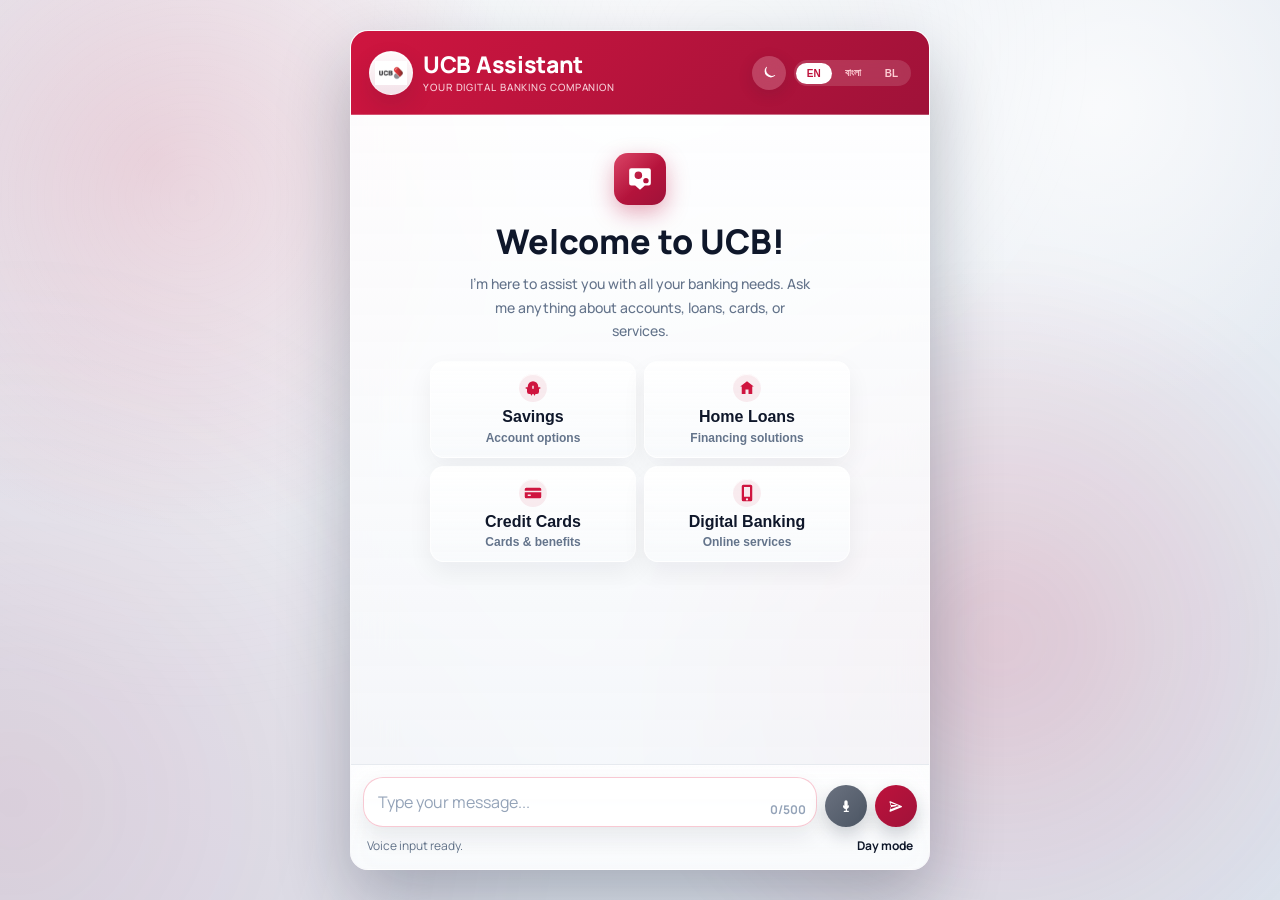
<file: ui/index.html>
<!DOCTYPE html>
<html lang="en">
<head>
  <meta charset="UTF-8" />
  <meta name="viewport" content="width=device-width, initial-scale=1.0" />
  <title>UCB Assistant</title>
  <meta name="theme-color" content="#C8102E" />
  <link rel="icon" href="/favicon.svg" type="image/svg+xml" />
  <link rel="alternate icon" href="/favicon.svg" type="image/svg+xml" />
  <link rel="apple-touch-icon" href="/favicon.svg" />
  <link href="https://fonts.googleapis.com/css2?family=Hind+Siliguri:wght@400;500;600;700&family=Manrope:wght@400;500;600;700;800&display=swap" rel="stylesheet" />
  <style>
    * { box-sizing: border-box; margin: 0; padding: 0; }

    :root {
      --font-sans: "Manrope", "Segoe UI", system-ui, -apple-system, sans-serif;
      --font-bn: "Hind Siliguri", "Noto Sans Bengali", sans-serif;
      --red: #be123c;
      --red-dark: #9f1239;
      --page-bg: radial-gradient(circle at top, #f8fafc 0%, #dbe2ec 100%);
      --panel: #f3f4f6;
      --card: #ffffff;
      --card-2: #f8fafc;
      --text: #0f172a;
      --muted: #64748b;
      --border: #d7dce5;
      --control-bg: rgba(255, 255, 255, 0.2);
      --control-border: rgba(255, 255, 255, 0.28);
      --topbar-start: #cf153f;
      --topbar-end: #9f1239;
      --bubble-user: #be123c;
      --bubble-bot: #ffffff;
      --bubble-bot-border: #e2e8f0;
      --composer-bg: #f8fafc;
      --input-bg: #ffffff;
      --input-border: #e11d48;
      --input-shadow: inset 0 1px 0 rgba(255, 255, 255, 0.85);
      --icon-btn-color: #ffffff;
      --button-muted: #64748b;
      --shadow: 0 30px 70px rgba(15, 23, 42, 0.28);
      color-scheme: light;
    }

    body[data-theme="dark"] {
      --page-bg: radial-gradient(circle at top, #111827 0%, #030712 100%);
      --panel: #0f172a;
      --card: #111827;
      --card-2: #111827;
      --text: #e5e7eb;
      --muted: #94a3b8;
      --border: #273244;
      --control-bg: rgba(15, 23, 42, 0.45);
      --control-border: rgba(148, 163, 184, 0.22);
      --topbar-start: #7f102b;
      --topbar-end: #5f0b20;
      --bubble-user: #dc3b57;
      --bubble-bot: #111827;
      --bubble-bot-border: #243244;
      --composer-bg: #0b1220;
      --input-bg: #111827;
      --input-border: #ef476f;
      --input-shadow: inset 0 1px 0 rgba(255, 255, 255, 0.04);
      --icon-btn-color: #f8fafc;
      --button-muted: #94a3b8;
      --shadow: 0 30px 70px rgba(0, 0, 0, 0.52);
      color-scheme: dark;
    }

    html, body {
      width: 100%;
      height: 100%;
    }

    body {
      font-family: var(--font-sans);
      background:
        radial-gradient(circle at 12% 18%, rgba(190, 18, 60, 0.20) 0, rgba(190, 18, 60, 0) 28%),
        radial-gradient(circle at 86% 12%, rgba(255, 255, 255, 0.70) 0, rgba(255, 255, 255, 0) 22%),
        var(--page-bg);
      display: grid;
      place-items: center;
      min-height: 100dvh;
      padding: 12px;
      overflow: hidden;
      color: var(--text);
      position: relative;
    }

    body::before,
    body::after {
      content: "";
      position: fixed;
      inset: -20vh -20vw;
      pointer-events: none;
      z-index: 0;
    }

    body::before {
      background:
        radial-gradient(circle at 25% 30%, rgba(255, 255, 255, 0.28), transparent 32%),
        radial-gradient(circle at 70% 65%, rgba(190, 18, 60, 0.16), transparent 26%);
      filter: blur(20px);
      animation: bgDrift 28s ease-in-out infinite alternate;
    }

    body::after {
      background:
        radial-gradient(circle at 55% 18%, rgba(255, 255, 255, 0.16), transparent 24%),
        radial-gradient(circle at 15% 78%, rgba(190, 18, 60, 0.10), transparent 30%);
      filter: blur(26px);
      animation: bgDrift 36s ease-in-out infinite alternate-reverse;
    }

    .app {
      width: min(100%, 580px);
      height: min(calc(100dvh - 20px), 840px);
      border-radius: 18px;
      overflow: hidden;
      background: linear-gradient(180deg, rgba(255, 255, 255, 0.90), rgba(248, 250, 252, 0.78));
      border: 1px solid rgba(255, 255, 255, 0.48);
      backdrop-filter: blur(20px) saturate(1.1);
      box-shadow: var(--shadow);
      display: flex;
      flex-direction: column;
      animation: appLift 0.7s cubic-bezier(0.16, 1, 0.3, 1) both;
      position: relative;
      z-index: 1;
    }

    .topbar {
      min-height: 84px;
      background: linear-gradient(135deg, var(--topbar-start) 0%, var(--topbar-end) 100%);
      color: #fff;
      display: flex;
      gap: 12px;
      align-items: center;
      justify-content: space-between;
      padding: 14px 18px;
      flex-shrink: 0;
      animation: slideDown 0.65s cubic-bezier(0.16, 1, 0.3, 1) both;
      position: relative;
      overflow: hidden;
      box-shadow: inset 0 -1px 0 rgba(255, 255, 255, 0.12);
    }

    .topbar::after {
      content: "";
      position: absolute;
      inset: auto -20% 0;
      height: 1px;
      background: linear-gradient(90deg, transparent, rgba(255, 255, 255, 0.48), transparent);
    }

    .brand {
      display: flex;
      align-items: center;
      gap: 10px;
      min-width: 0;
    }

    .brand-logo {
      width: 44px;
      height: 44px;
      background: linear-gradient(180deg, rgba(255, 255, 255, 0.98) 0%, rgba(248, 250, 252, 0.90) 100%);
      border-radius: 50%;
      display: flex;
      align-items: center;
      justify-content: center;
      flex-shrink: 0;
      overflow: hidden;
      border: 1px solid rgba(255, 255, 255, 0.28);
      box-shadow:
        0 10px 24px rgba(15, 23, 42, 0.12),
        inset 0 1px 0 rgba(255, 255, 255, 0.8);
    }

    .brand-logo img {
      width: 76%;
      height: 76%;
      object-fit: contain;
      object-position: center;
      display: block;
    }

    .brand-text h1 {
      font-size: 23px;
      line-height: 1;
      font-weight: 800;
      color: #ffffff;
      letter-spacing: -0.3px;
      white-space: nowrap;
    }

    .brand-text p {
      margin-top: 4px;
      font-size: 10px;
      font-weight: 500;
      opacity: 0.9;
      color: #ffe9ee;
      letter-spacing: 0.09em;
      text-transform: uppercase;
    }
    

    body.lang-bn,
    body.lang-bn #user-input,
    body.lang-bn .bubble,
    body.lang-bn .feature-title,
    body.lang-bn .feature-sub {
      font-family: var(--font-bn);
    }

    .top-actions {
      display: flex;
      align-items: center;
      gap: 8px;
      flex-shrink: 0;
    }

    .icon-btn {
      width: 34px;
      height: 34px;
      border: none;
      border-radius: 999px;
      background: var(--control-bg);
      color: var(--icon-btn-color);
      display: grid;
      place-items: center;
      cursor: pointer;
      backdrop-filter: blur(10px);
      box-shadow: 0 4px 16px rgba(15, 23, 42, 0.12);
      transition: transform 0.15s ease, box-shadow 0.15s ease, background 0.15s ease;
    }

    .icon-btn[aria-pressed="true"] {
      background: rgba(255, 255, 255, 0.32);
    }

    .icon-btn:hover {
      transform: translateY(-1px) scale(1.03);
      box-shadow: 0 8px 20px rgba(15, 23, 42, 0.16);
    }

    .lang-pills {
      display: flex;
      align-items: center;
      background: rgba(255, 255, 255, 0.14);
      border-radius: 999px;
      padding: 2px;
      gap: 2px;
      backdrop-filter: blur(8px);
    }

    .lang-pill {
      border: none;
      padding: 5px 11px;
      border-radius: 999px;
      font-size: 10px;
      font-weight: 700;
      color: #fecdd3;
      background: transparent;
      cursor: pointer;
    }

    .lang-pill.active {
      color: #be123c;
      background: #ffffff;
    }

    #chat-area {
      flex: 1;
      overflow-y: auto;
      padding: 18px 14px;
      display: flex;
      flex-direction: column;
      gap: 12px;
      scroll-behavior: smooth;
    }

    #chat-area::-webkit-scrollbar { width: 6px; }
    #chat-area::-webkit-scrollbar-thumb { background: #c8cfda; border-radius: 999px; }

    #welcome {
      margin-top: 20px;
      text-align: center;
      display: flex;
      flex-direction: column;
      align-items: center;
    }

    .welcome-icon {
      width: 52px;
      height: 52px;
      border-radius: 14px;
      background: linear-gradient(140deg, var(--topbar-start) 0%, var(--topbar-end) 100%);
      box-shadow: 0 8px 22px rgba(190, 18, 60, 0.35);
      display: grid;
      place-items: center;
      color: #fff;
      margin-bottom: 16px;
      animation: floatBadge 5s ease-in-out infinite;
      position: relative;
      overflow: hidden;
    }

    .welcome-icon::after {
      content: "";
      position: absolute;
      inset: 0;
      background: linear-gradient(135deg, rgba(255, 255, 255, 0.34), transparent 55%);
      opacity: 0.6;
    }

    .welcome-icon svg {
      width: 26px;
      height: 26px;
      fill: currentColor;
    }

    #welcome h2 {
      font-size: 34px;
      font-weight: 800;
      line-height: 1.2;
      color: var(--text);
      margin-bottom: 10px;
    }

    #welcome p {
      width: min(100%, 340px);
      font-size: 14px;
      line-height: 1.7;
      color: var(--muted);
      margin-bottom: 18px;
      font-weight: 500;
    }

    .feature-grid {
      display: grid;
      grid-template-columns: 1fr 1fr;
      gap: 8px;
      width: 100%;
      max-width: 420px;
    }

    .feature-card {
      border: 1px solid rgba(255, 255, 255, 0.72);
      border-radius: 14px;
      background: linear-gradient(180deg, rgba(255, 255, 255, 0.96), rgba(248, 250, 252, 0.86));
      min-height: 94px;
      display: flex;
      flex-direction: column;
      align-items: center;
      justify-content: center;
      gap: 4px;
      cursor: pointer;
      transition: transform 0.18s ease, box-shadow 0.18s ease, border-color 0.18s ease;
      padding: 12px;
      text-align: center;
      animation: cardReveal 0.6s cubic-bezier(0.16, 1, 0.3, 1) both;
      position: relative;
      overflow: hidden;
      box-shadow: 0 10px 24px rgba(15, 23, 42, 0.06);
    }

    .feature-card:hover {
      transform: translateY(-3px) scale(1.012);
      box-shadow: 0 16px 28px rgba(15, 23, 42, 0.14);
      border-color: rgba(190, 18, 60, 0.20);
    }

    .feature-card::before {
      content: "";
      position: absolute;
      inset: 0;
      background: linear-gradient(135deg, rgba(190, 18, 60, 0.06), transparent 45%);
      opacity: 0;
      transition: opacity 0.18s ease;
    }

    .feature-card:hover::before {
      opacity: 1;
    }

    .feature-icon {
      width: 28px;
      height: 28px;
      border-radius: 999px;
      color: #cf153f;
      background: rgba(190, 18, 60, 0.08);
      box-shadow: inset 0 1px 0 rgba(255, 255, 255, 0.8);
      display: inline-flex;
      align-items: center;
      justify-content: center;
      margin-bottom: 2px;
    }

    .feature-icon svg {
      width: 18px;
      height: 18px;
      fill: currentColor;
    }

    .feature-title {
      font-size: 16px;
      font-weight: 800;
      color: var(--text);
      line-height: 1.15;
    }

    .feature-sub {
      font-size: 12px;
      color: var(--muted);
      font-weight: 600;
    }

    .msg {
      display: flex;
      align-items: flex-end;
      gap: 8px;
      max-width: 88%;
      animation: fadeUp 0.2s ease;
    }

    .msg.user {
      align-self: flex-end;
      flex-direction: row-reverse;
    }

    .msg.bot {
      align-self: flex-start;
    }

    .avatar {
      width: 28px;
      height: 28px;
      border-radius: 50%;
      display: flex;
      align-items: center;
      justify-content: center;
      flex-shrink: 0;
      overflow: hidden;
      box-shadow: 0 1px 3px rgba(0, 0, 0, 0.15);
    }

    .avatar img,
    .avatar svg {
      width: 100%;
      height: 100%;
      display: block;
    }

    .msg.bot .avatar {
      width: 32px;
      height: 32px;
      border-radius: 50%;
      background: #ffffff;
      border: 1px solid var(--bubble-bot-border);
      padding: 3px;
    }

    .msg.bot .avatar img {
      object-fit: contain;
      object-position: center;
    }

    .msg.user .avatar {
      background: #dbe2ec;
      color: #334155;
      border: 1px solid #cbd5e1;
      padding: 5px;
    }

    .bubble {
      padding: 10px 12px;
      border-radius: 14px;
      font-size: 14px;
      line-height: 1.5;
      box-shadow: 0 8px 20px rgba(15, 23, 42, 0.08);
      word-break: break-word;
    }

    .msg.bot .bubble {
      background: var(--bubble-bot);
      border: 1px solid var(--bubble-bot-border);
      color: var(--text);
      border-bottom-left-radius: 4px;
    }

    .msg.user .bubble {
      background: var(--bubble-user);
      color: #fff;
      border-bottom-right-radius: 4px;
    }

    .bubble p { margin: 0 0 5px; }
    .bubble p:last-child { margin-bottom: 0; }
    .bubble ul, .bubble ol { margin: 6px 0 6px 15px; }
    .bubble li { margin-bottom: 3px; }
    .msg-content { flex: 1; min-width: 0; }
    .msg.user .msg-content { display: flex; justify-content: flex-end; }

    .icon-btn:focus-visible,
    .lang-pill:focus-visible,
    .feature-card:focus-visible,
    .circle-btn:focus-visible,
    #user-input:focus-visible {
      outline: 3px solid rgba(255, 255, 255, 0.65);
      outline-offset: 2px;
    }

    body[data-theme="dark"] .icon-btn:focus-visible,
    body[data-theme="dark"] .lang-pill:focus-visible,
    body[data-theme="dark"] .feature-card:focus-visible,
    body[data-theme="dark"] .circle-btn:focus-visible,
    body[data-theme="dark"] #user-input:focus-visible {
      outline-color: rgba(239, 71, 111, 0.65);
    }

    #typing-indicator {
      display: flex;
      align-items: flex-end;
      gap: 8px;
      align-self: flex-start;
    }

    .typing-bubble {
      background: var(--bubble-bot);
      border: 1px solid var(--bubble-bot-border);
      border-radius: 14px;
      border-bottom-left-radius: 4px;
      padding: 10px 12px;
      display: flex;
      gap: 4px;
      box-shadow: 0 8px 20px rgba(15, 23, 42, 0.08);
    }

    .typing-bubble span {
      width: 5px;
      height: 5px;
      border-radius: 50%;
      background: #be123c;
      opacity: 0.5;
      animation: bounce 1s infinite;
    }

    .typing-bubble span:nth-child(2) { animation-delay: 0.18s; }
    .typing-bubble span:nth-child(3) { animation-delay: 0.36s; }

    .composer {
      flex-shrink: 0;
      border-top: 1px solid rgba(148, 163, 184, 0.18);
      background: linear-gradient(180deg, rgba(255, 255, 255, 0.76), rgba(248, 250, 252, 0.92));
      backdrop-filter: blur(14px);
      padding: 12px 12px calc(14px + env(safe-area-inset-bottom, 0px));
    }

    .compose-row {
      display: flex;
      align-items: flex-end;
      gap: 8px;
    }

    .input-shell {
      position: relative;
      flex: 1;
      border: 1px solid rgba(225, 29, 72, 0.24);
      border-radius: 20px;
      background: rgba(255, 255, 255, 0.92);
      box-shadow: 0 10px 22px rgba(15, 23, 42, 0.08), var(--input-shadow);
      overflow: hidden;
    }

    #user-input {
      width: 100%;
      border: none;
      outline: none;
      background: transparent;
      padding: 13px 54px 13px 14px;
      font-size: 16px;
      line-height: 1.4;
      color: var(--text);
      font-family: inherit;
    }

    #user-input::placeholder { color: #94a3b8; }

    #char-count {
      position: absolute;
      right: 10px;
      bottom: 8px;
      font-size: 12px;
      color: #94a3b8;
      font-weight: 700;
      user-select: none;
    }

    .circle-btn {
      width: 42px;
      height: 42px;
      border-radius: 50%;
      border: none;
      display: inline-flex;
      align-items: center;
      justify-content: center;
      cursor: pointer;
      flex-shrink: 0;
      transition: transform 0.18s ease, box-shadow 0.18s ease, background 0.18s ease;
      color: #fff;
      box-shadow: 0 8px 18px rgba(15, 23, 42, 0.2);
      position: relative;
      overflow: hidden;
    }

    .circle-btn::after {
      content: "";
      position: absolute;
      inset: 0;
      background: linear-gradient(135deg, rgba(255,255,255,0.18), rgba(255,255,255,0));
      opacity: 0;
      transition: opacity 0.18s ease;
      pointer-events: none;
    }

    .circle-btn:hover {
      transform: translateY(-2px) scale(1.03);
      box-shadow: 0 12px 22px rgba(15, 23, 42, 0.22);
    }

    .circle-btn:hover::after {
      opacity: 1;
    }

    #voice-btn {
      background: linear-gradient(135deg, #6b7280 0%, #4b5563 100%);
    }

    #voice-btn.listening {
      background: linear-gradient(135deg, #be123c 0%, #9f1239 100%);
      animation: pulseMic 1.1s infinite;
    }

    #voice-btn.listening::before,
    #voice-btn.listening::after {
      content: "";
      position: absolute;
      inset: -6px;
      border-radius: 50%;
      border: 1px solid rgba(190, 18, 60, 0.35);
      animation: micRing 1.8s ease-out infinite;
      pointer-events: none;
    }

    #voice-btn.listening::after {
      inset: -12px;
      animation-delay: 0.7s;
      opacity: 0.6;
    }

    #send-btn {
      background: linear-gradient(135deg, var(--bubble-user), var(--topbar-end));
    }

    #send-btn.sending {
      animation: sendPulse 0.85s ease-in-out infinite;
    }

    #send-btn:active,
    #voice-btn:active {
      transform: scale(0.96);
    }

    .circle-btn svg {
      width: 16px;
      height: 16px;
      fill: currentColor;
    }

    @keyframes fadeUp {
      from { opacity: 0; transform: translateY(7px); }
      to { opacity: 1; transform: translateY(0); }
    }

    @keyframes bounce {
      0%, 60%, 100% { transform: translateY(0); opacity: 0.4; }
      30% { transform: translateY(-4px); opacity: 1; }
    }

    @keyframes pulseMic {
      0%, 100% { box-shadow: 0 0 0 0 rgba(190, 18, 60, 0.4); }
      70% { box-shadow: 0 0 0 8px rgba(190, 18, 60, 0); }
    }

    @keyframes micRing {
      0% { transform: scale(0.84); opacity: 0.65; }
      100% { transform: scale(1.12); opacity: 0; }
    }

    @keyframes sendPulse {
      0%, 100% { transform: translateY(0) scale(1); box-shadow: 0 8px 18px rgba(15, 23, 42, 0.2); }
      50% { transform: translateY(-1px) scale(1.05); box-shadow: 0 12px 22px rgba(15, 23, 42, 0.24); }
    }

    @keyframes appLift {
      from { opacity: 0; transform: translateY(14px) scale(0.985); filter: blur(2px); }
      to { opacity: 1; transform: translateY(0) scale(1); filter: blur(0); }
    }

    @keyframes slideDown {
      from { opacity: 0; transform: translateY(-12px); }
      to { opacity: 1; transform: translateY(0); }
    }

    @keyframes floatBadge {
      0%, 100% { transform: translateY(0); }
      50% { transform: translateY(-3px); }
    }

    @keyframes cardReveal {
      from { opacity: 0; transform: translateY(10px) scale(0.98); }
      to { opacity: 1; transform: translateY(0) scale(1); }
    }

    @keyframes bgDrift {
      from { transform: translate3d(-1.5%, -1%, 0) scale(1); }
      to { transform: translate3d(1.5%, 1%, 0) scale(1.05); }
    }

    .feature-card:nth-child(1) { animation-delay: 0.06s; }
    .feature-card:nth-child(2) { animation-delay: 0.12s; }
    .feature-card:nth-child(3) { animation-delay: 0.18s; }
    .feature-card:nth-child(4) { animation-delay: 0.24s; }

    @media (prefers-reduced-motion: reduce) {
      *,
      *::before,
      *::after {
        animation-duration: 0.01ms !important;
        animation-iteration-count: 1 !important;
        transition-duration: 0.01ms !important;
        scroll-behavior: auto !important;
      }
    }

    @media (max-width: 640px) {
      body {
        padding: 0;
      }

      .app {
        width: 100vw;
        height: 100dvh;
        border-radius: 0;
        border: none;
      }

      .topbar {
        min-height: auto;
        padding: 10px 12px;
        align-items: center;
      }

      .brand-logo {
        width: 40px;
        height: 40px;
        border-radius: 50%;
      }

      .brand-text h1 {
        font-size: 18px;
        white-space: normal;
      }

      .brand-text p {
        display: none;
      }

      .top-actions {
        gap: 6px;
        justify-content: flex-end;
      }

      .lang-pills {
        flex-wrap: nowrap;
        justify-content: flex-end;
      }

      #chat-area {
        padding: 14px 12px;
        gap: 10px;
      }

      #welcome {
        margin-top: 8px;
      }

      #welcome h2 {
        font-size: 28px;
      }

      #welcome p {
        width: min(100%, 100%);
        font-size: 13px;
      }

      .feature-grid {
        grid-template-columns: 1fr;
        max-width: none;
      }

      .feature-card {
        min-height: 78px;
        align-items: flex-start;
        text-align: left;
        padding: 12px;
      }

      .composer {
        padding: 10px 10px calc(12px + env(safe-area-inset-bottom, 0px));
      }

      .compose-row {
        gap: 6px;
      }

      .circle-btn {
        width: 40px;
        height: 40px;
      }

      #user-input {
        padding-right: 50px;
      }

      .composer-status {
        font-size: 11px;
      }
    }

    @media (max-width: 420px) {
      .brand-text h1 {
        font-size: 17px;
      }

      #welcome h2 {
        font-size: 26px;
      }
    }

    .composer-status {
      margin-top: 10px;
      min-height: 18px;
      font-size: 12px;
      line-height: 1.4;
      color: var(--muted);
      display: flex;
      align-items: center;
      justify-content: space-between;
      gap: 8px;
      padding: 0 4px;
    }

    .composer-status strong {
      color: var(--text);
      font-weight: 700;
    }

    .composer-status .status-pill {
      padding: 2px 8px;
      border-radius: 999px;
      background: rgba(190, 18, 60, 0.12);
      color: var(--red-dark);
      font-weight: 700;
      white-space: nowrap;
    }

    .composer-status .status-pill.error {
      background: rgba(239, 68, 68, 0.14);
      color: #b91c1c;
    }

    body[data-theme="dark"] .composer-status .status-pill {
      background: rgba(239, 71, 111, 0.16);
      color: #fda4af;
    }

    body[data-theme="dark"] .composer-status .status-pill.error {
      background: rgba(248, 113, 113, 0.16);
      color: #fecaca;
    }
  </style>
</head>
<body>
  <script>
    (function () {
      try {
        const storedTheme = localStorage.getItem("ucb_theme");
        const prefersDark = window.matchMedia && window.matchMedia("(prefers-color-scheme: dark)").matches;
        document.body.dataset.theme = storedTheme || (prefersDark ? "dark" : "light");
      } catch (err) {
        document.body.dataset.theme = "light";
      }
    })();
  </script>
  <main class="app">
    <header class="topbar">
      <div class="brand">
        <div class="brand-logo">
          <img src="/logo.jpg" alt="UCB logo" />
        </div>
        <div class="brand-text">
          <h1>UCB Assistant</h1>
          <p>Your digital banking companion</p>
        </div>
      </div>
      <div class="top-actions">
        <button id="theme-toggle" class="icon-btn" type="button" title="Switch to night mode" aria-label="Toggle day and night mode" aria-pressed="false">
          <svg viewBox="0 0 24 24" fill="currentColor" width="14" height="14" aria-hidden="true">
            <path d="M21.75 15.5A9.75 9.75 0 0 1 8.5 2.25a.75.75 0 0 0-.9-.96A10.5 10.5 0 1 0 22.71 16.4a.75.75 0 0 0-.96-.9z"/>
          </svg>
        </button>
        <div class="lang-pills" role="group" aria-label="Language">
          <button class="lang-pill active" data-language="english" type="button">EN</button>
          <button class="lang-pill" data-language="bangla" type="button">বাংলা</button>
          <button class="lang-pill" data-language="banglish" type="button">BL</button>
        </div>
      </div>
    </header>

    <section id="chat-area">
      <div id="welcome">
        <div class="welcome-icon" aria-hidden="true">
          <svg viewBox="0 0 24 24">
            <path d="M20 2H4a2 2 0 0 0-2 2v12a2 2 0 0 0 2 2h3.5L12 22l4.5-4H20a2 2 0 0 0 2-2V4a2 2 0 0 0-2-2zm-9.5 10A3.5 3.5 0 1 1 14 8.5 3.5 3.5 0 0 1 10.5 12zm7 4a2.5 2.5 0 1 1 2.5-2.5 2.5 2.5 0 0 1-2.5 2.5z"/>
          </svg>
        </div>
        <h2>Welcome to UCB!</h2>
        <p>I'm here to assist you with all your banking needs. Ask me anything about accounts, loans, cards, or services.</p>

        <div class="feature-grid">
          <button class="feature-card" type="button" onclick="askSuggestion(this)" data-query="Savings account options">
            <span class="feature-icon" aria-hidden="true">
              <svg viewBox="0 0 24 24"><path d="M12 3a7 7 0 0 0-7 7v1H3a1 1 0 0 0 0 2h1v4a3 3 0 0 0 3 3h2v1a1 1 0 1 0 2 0v-1h2v1a1 1 0 1 0 2 0v-1h2a3 3 0 0 0 3-3v-4h1a1 1 0 1 0 0-2h-2v-1a7 7 0 0 0-7-7zm-1 10V9h2v4h-2z"/></svg>
            </span>
            <span class="feature-title">Savings</span>
            <span class="feature-sub">Account options</span>
          </button>

          <button class="feature-card" type="button" onclick="askSuggestion(this)" data-query="Home loan financing solutions">
            <span class="feature-icon" aria-hidden="true">
              <svg viewBox="0 0 24 24"><path d="M12 3 3 10h2v10h5v-6h4v6h5V10h2z"/></svg>
            </span>
            <span class="feature-title">Home Loans</span>
            <span class="feature-sub">Financing solutions</span>
          </button>

          <button class="feature-card" type="button" onclick="askSuggestion(this)" data-query="Credit card benefits">
            <span class="feature-icon" aria-hidden="true">
              <svg viewBox="0 0 24 24"><path d="M21 5H3a2 2 0 0 0-2 2v2h22V7a2 2 0 0 0-2-2zm2 6H1v6a2 2 0 0 0 2 2h18a2 2 0 0 0 2-2zm-14 5H5v-2h4z"/></svg>
            </span>
            <span class="feature-title">Credit Cards</span>
            <span class="feature-sub">Cards & benefits</span>
          </button>

          <button class="feature-card" type="button" onclick="askSuggestion(this)" data-query="Digital banking online services">
            <span class="feature-icon" aria-hidden="true">
              <svg viewBox="0 0 24 24"><path d="M17 1H7a2 2 0 0 0-2 2v18a2 2 0 0 0 2 2h10a2 2 0 0 0 2-2V3a2 2 0 0 0-2-2zm-5 21a1.5 1.5 0 1 1 0-3 1.5 1.5 0 0 1 0 3zm4-5H8V4h8z"/></svg>
            </span>
            <span class="feature-title">Digital Banking</span>
            <span class="feature-sub">Online services</span>
          </button>
        </div>
      </div>
    </section>

    <footer class="composer">
      <div class="compose-row">
        <div class="input-shell">
          <input id="user-input" type="text" maxlength="500" autocomplete="off" placeholder="Type your message..." />
          <span id="char-count">0/500</span>
        </div>

        <button id="voice-btn" class="circle-btn" type="button" title="Voice input" aria-label="Voice input">
          <svg viewBox="0 0 24 24" aria-hidden="true">
            <path d="M12 14.5a2.5 2.5 0 0 0 2.5-2.5V6a2.5 2.5 0 1 0-5 0v6a2.5 2.5 0 0 0 2.5 2.5Zm4.5-2.5a1 1 0 1 0-2 0 2.5 2.5 0 0 1-5 0 1 1 0 1 0-2 0 4.5 4.5 0 0 0 4 4.46V19h-2a1 1 0 1 0 0 2h6a1 1 0 1 0 0-2h-2v-2.54A4.5 4.5 0 0 0 16.5 12Z"/>
          </svg>
        </button>

        <button id="send-btn" class="circle-btn" type="button" title="Send" aria-label="Send">
          <svg viewBox="0 0 24 24" aria-hidden="true">
            <path d="M3.6 20.5a1 1 0 0 1-1.35-1.18l2.12-6.71-2.11-6.65A1 1 0 0 1 3.6 4.9l16.8 7.02a1 1 0 0 1 0 1.84zm1.2-7.1-1.1 3.46L16.6 12 3.7 7.14l1.1 3.4H12a1 1 0 1 1 0 2Z"/>
          </svg>
        </button>
      </div>
      <div class="composer-status" aria-live="polite">
        <span id="voice-status">Voice input ready.</span>
        <strong id="theme-label">Day mode</strong>
      </div>
    </footer>
  </main>

  <script>
    const API = window.location.origin;
    const BOT_LOGO_SRC = "/logo.jpg";
    const BOT_LOGO_FALLBACK = "/favicon.svg";
    const SESSION = "ucb_" + Math.random().toString(36).slice(2, 10);
    const THEME_STORAGE_KEY = "ucb_theme";

    const chatArea = document.getElementById("chat-area");
    const input = document.getElementById("user-input");
    const sendBtn = document.getElementById("send-btn");
    const voiceBtn = document.getElementById("voice-btn");
    const charCount = document.getElementById("char-count");
    const themeBtn = document.getElementById("theme-toggle");
    const themeLabel = document.getElementById("theme-label");
    const voiceStatus = document.getElementById("voice-status");
    const langButtons = Array.from(document.querySelectorAll(".lang-pill"));

    let selectedLanguage = "english";
        const placeholders = {
          english: "Type your message...",
          bangla: "আপনার বার্তা লিখুন...",
          banglish: "Apnar message likhun..."
        };

    let currentTheme = localStorage.getItem(THEME_STORAGE_KEY) || (
      window.matchMedia && window.matchMedia("(prefers-color-scheme: dark)").matches ? "dark" : "light"
    );

    const SpeechRecognition = window.SpeechRecognition || window.webkitSpeechRecognition;
    const recognition = SpeechRecognition ? new SpeechRecognition() : null;
    const synth = window.speechSynthesis;
    let isListening = false;
    let voiceStatusTimer = null;

    function applyLanguageUI() {
      input.placeholder = placeholders[selectedLanguage] || placeholders.english;
      const isBangla = selectedLanguage === "bangla";
      input.style.direction = isBangla ? "rtl" : "ltr";
      document.body.classList.toggle("lang-bn", isBangla);
    }

    langButtons.forEach((btn) => {
      btn.addEventListener("click", () => {
        langButtons.forEach((b) => b.classList.remove("active"));
        btn.classList.add("active");
        selectedLanguage = btn.dataset.language || "english";
        if (recognition) {
          recognition.lang = selectedLanguage === "bangla" ? "bn-BD" : "en-US";
        }
        applyLanguageUI();
      });
    });

    input.addEventListener("input", () => {
      charCount.textContent = input.value.length + "/500";
    });

    function setTheme(theme) {
      currentTheme = theme === "dark" ? "dark" : "light";
      document.body.dataset.theme = currentTheme;
      localStorage.setItem(THEME_STORAGE_KEY, currentTheme);
      themeBtn.setAttribute("aria-pressed", currentTheme === "dark" ? "true" : "false");
      themeBtn.title = currentTheme === "dark" ? "Switch to day mode" : "Switch to night mode";
      themeLabel.textContent = currentTheme === "dark" ? "Night mode" : "Day mode";
      themeBtn.innerHTML = currentTheme === "dark"
        ? '<svg viewBox="0 0 24 24" fill="currentColor" width="14" height="14" aria-hidden="true"><path d="M12 8a4 4 0 1 0 4 4 4 4 0 0 0-4-4zm0-6a1 1 0 0 1 1 1v2a1 1 0 1 1-2 0V3a1 1 0 0 1 1-1zm0 18a1 1 0 0 1 1 1v2a1 1 0 1 1-2 0v-2a1 1 0 0 1 1-1zM5.64 5.64a1 1 0 0 1 1.41 0l1.42 1.41a1 1 0 1 1-1.41 1.42L5.64 7.05a1 1 0 0 1 0-1.41zm10.88 10.88a1 1 0 0 1 1.41 0l1.42 1.41a1 1 0 0 1-1.41 1.42l-1.42-1.42a1 1 0 0 1 0-1.41zM2 13a1 1 0 1 1 0-2h2a1 1 0 1 1 0 2H2zm18 0a1 1 0 1 1 0-2h2a1 1 0 1 1 0 2h-2zM5.64 18.36a1 1 0 0 1 0-1.41l1.42-1.42a1 1 0 0 1 1.41 1.42l-1.42 1.41a1 1 0 0 1-1.41 0zm10.88-10.89a1 1 0 0 1 0-1.41l1.42-1.42a1 1 0 1 1 1.41 1.42l-1.42 1.41a1 1 0 0 1-1.41 0z"/></svg>'
        : '<svg viewBox="0 0 24 24" fill="currentColor" width="14" height="14" aria-hidden="true"><path d="M21.75 15.5A9.75 9.75 0 0 1 8.5 2.25a.75.75 0 0 0-.9-.96A10.5 10.5 0 1 0 22.71 16.4a.75.75 0 0 0-.96-.9z"/></svg>';
    }

    function setVoiceStatus(message, kind) {
      voiceStatus.textContent = message;
      const pillClass = kind ? "status-pill" : "";
      const errorClass = kind === "error" ? " error" : "";
      voiceStatus.className = pillClass + errorClass;
      if (voiceStatusTimer) {
        clearTimeout(voiceStatusTimer);
        voiceStatusTimer = null;
      }
      if (kind === "success" || kind === "info") {
        voiceStatusTimer = setTimeout(() => {
          voiceStatus.className = "";
          voiceStatus.textContent = "Voice input ready.";
        }, 2500);
      }
    }

    setTheme(currentTheme);
    applyLanguageUI();

    if (recognition) {
      recognition.continuous = false;
      recognition.interimResults = false;
      recognition.maxAlternatives = 1;
      recognition.lang = "en-US";

      recognition.onstart = () => {
        isListening = true;
        voiceBtn.classList.add("listening");
        setVoiceStatus("Listening...", "info");
      };

      recognition.onresult = (event) => {
        let transcript = "";
        for (let i = event.resultIndex; i < event.results.length; i++) {
          transcript += event.results[i][0].transcript;
        }
        input.value = transcript.trim();
        charCount.textContent = input.value.length + "/500";
        setVoiceStatus("Voice captured.", "success");
      };

      recognition.onerror = (event) => {
        voiceBtn.classList.remove("listening");
        isListening = false;
        var reason = event && event.error ? event.error : "error";
        if (reason === "not-allowed" || reason === "service-not-allowed") {
          setVoiceStatus("Microphone access was blocked.", "error");
        } else if (reason === "no-speech") {
          setVoiceStatus("No speech detected. Try again.", "error");
        } else {
          setVoiceStatus("Voice input unavailable.", "error");
        }
      };

      recognition.onend = () => {
        voiceBtn.classList.remove("listening");
        isListening = false;
        if (!voiceStatus.className) {
          setVoiceStatus("Voice input ready.");
        }
      };
    } else {
      voiceBtn.disabled = true;
      voiceBtn.title = "Voice input is not supported in this browser";
      setVoiceStatus("Voice input is not supported in this browser.", "error");
    }

    themeBtn.addEventListener("click", () => {
      setTheme(currentTheme === "dark" ? "light" : "dark");
    });

    voiceBtn.addEventListener("click", () => {
      if (!recognition) {
        alert("Speech recognition is not supported in this browser.");
        return;
      }

      if (isListening) {
        recognition.stop();
      } else {
        recognition.lang = selectedLanguage === "bangla" ? "bn-BD" : "en-US";
        setVoiceStatus("Requesting microphone access...", "info");
        recognition.start();
      }
    });

    function removeWelcome() {
      const welcome = document.getElementById("welcome");
      if (welcome) welcome.remove();
    }

    function renderMarkdown(text) {
      let html = text
        .replace(/&/g, "&amp;")
        .replace(/</g, "&lt;")
        .replace(/>/g, "&gt;");

      html = html.replace(/\*\*([^*]+)\*\*/g, "<strong>$1</strong>");

      const lines = html.split("\n");
      const out = [];
      let inUL = false;
      let inOL = false;
      let lastWasGap = false;

      for (let i = 0; i < lines.length; i++) {
        const line = lines[i];
        const ulMatch = line.match(/^\s*[-•]\s+(.+)/);
        const olMatch = line.match(/^\s*\d+\.\s+(.+)/);
        const isEmpty = line.trim() === "";

        if (ulMatch) {
          if (inOL) {
            out.push("</ol>");
            inOL = false;
          }
          if (!inUL) {
            out.push("<ul>");
            inUL = true;
          }
          out.push("<li>" + ulMatch[1] + "</li>");
          lastWasGap = false;
        } else if (olMatch) {
          if (inUL) {
            out.push("</ul>");
            inUL = false;
          }
          if (!inOL) {
            out.push("<ol>");
            inOL = true;
          }
          out.push("<li>" + olMatch[1] + "</li>");
          lastWasGap = false;
        } else if (isEmpty) {
          if (inUL) {
            out.push("</ul>");
            inUL = false;
          }
          if (inOL) {
            out.push("</ol>");
            inOL = false;
          }
          if (!lastWasGap) {
            out.push('<div style="height:8px"></div>');
            lastWasGap = true;
          }
        } else {
          if (inUL) {
            out.push("</ul>");
            inUL = false;
          }
          if (inOL) {
            out.push("</ol>");
            inOL = false;
          }
          out.push("<p>" + line + "</p>");
          lastWasGap = false;
        }
      }

      if (inUL) out.push("</ul>");
      if (inOL) out.push("</ol>");
      return out.join("");
    }

    function appendMsg(role, text) {
      removeWelcome();

      const wrap = document.createElement("div");
      wrap.className = "msg " + role;

      const avatar = createAvatar(role);

      const content = document.createElement("div");
      content.className = "msg-content";

      const bubble = document.createElement("div");
      bubble.className = "bubble";
      bubble.innerHTML = renderMarkdown(text);

      if (/[\u0980-\u09FF]/.test(text)) {
        bubble.style.textAlign = "right";
      }

      content.appendChild(bubble);
      wrap.appendChild(avatar);
      wrap.appendChild(content);

      chatArea.appendChild(wrap);
      chatArea.scrollTop = chatArea.scrollHeight;
    }

    function createAvatar(role) {
      const avatar = document.createElement("div");
      avatar.className = "avatar";

      if (role === "bot") {
        const img = document.createElement("img");
        img.src = BOT_LOGO_SRC;
        img.alt = "UCB logo";
        img.addEventListener("error", () => {
          img.src = BOT_LOGO_FALLBACK;
        }, { once: true });
        avatar.appendChild(img);
        return avatar;
      }

      avatar.innerHTML =
        '<svg viewBox="0 0 24 24" fill="none" aria-hidden="true">' +
        '<circle cx="12" cy="8" r="4" fill="currentColor"></circle>' +
        '<path d="M4 20c0-3.6 3.6-6 8-6s8 2.4 8 6" fill="currentColor"></path>' +
        "</svg>";
      return avatar;
    }

    function showTyping() {
      removeTyping();

      const wrap = document.createElement("div");
      wrap.id = "typing-indicator";

      const avatar = createAvatar("bot");

      const bubble = document.createElement("div");
      bubble.className = "typing-bubble";
      bubble.innerHTML = "<span></span><span></span><span></span>";

      wrap.appendChild(avatar);
      wrap.appendChild(bubble);
      chatArea.appendChild(wrap);
      chatArea.scrollTop = chatArea.scrollHeight;
    }

    function removeTyping() {
      const t = document.getElementById("typing-indicator");
      if (t) t.remove();
    }

    function speakText(text) {
      if (!synth) return;
      synth.cancel();
      const utterance = new SpeechSynthesisUtterance(text);
      utterance.rate = 1;
      utterance.pitch = 1;
      utterance.lang = selectedLanguage === "bangla" ? "bn-BD" : "en-US";
      synth.speak(utterance);
    }

    function askSuggestion(el) {
      input.value = el.dataset.query || el.textContent || "";
      charCount.textContent = input.value.length + "/500";
      send();
    }

    async function send() {
      const text = input.value.trim();
      if (!text || sendBtn.disabled) return;

      input.value = "";
      charCount.textContent = "0/500";
      sendBtn.disabled = true;
      sendBtn.classList.add("sending");

      appendMsg("user", text);
      showTyping();

      try {
        const body = {
          query: text,
          session_id: SESSION,
          language: selectedLanguage
        };

        const res = await fetch(API + "/chat", {
          method: "POST",
          headers: { "Content-Type": "application/json" },
          body: JSON.stringify(body)
        });

        const data = await res.json();
        removeTyping();

        const answer = res.ok
          ? data.answer
          : "Sorry, something went wrong. Please try again.";

        appendMsg("bot", answer);
        setTimeout(() => speakText(answer), 180);
      } catch {
        removeTyping();
        appendMsg("bot", "Cannot connect to the server. Make sure the API is running.");
      }

      sendBtn.disabled = false;
      sendBtn.classList.remove("sending");
      input.focus();
    }

    sendBtn.addEventListener("click", send);
    input.addEventListener("keydown", (e) => {
      if (e.key === "Enter") {
        e.preventDefault();
        send();
      }
    });

    input.focus();
  </script>
</body>
</html>
</file>
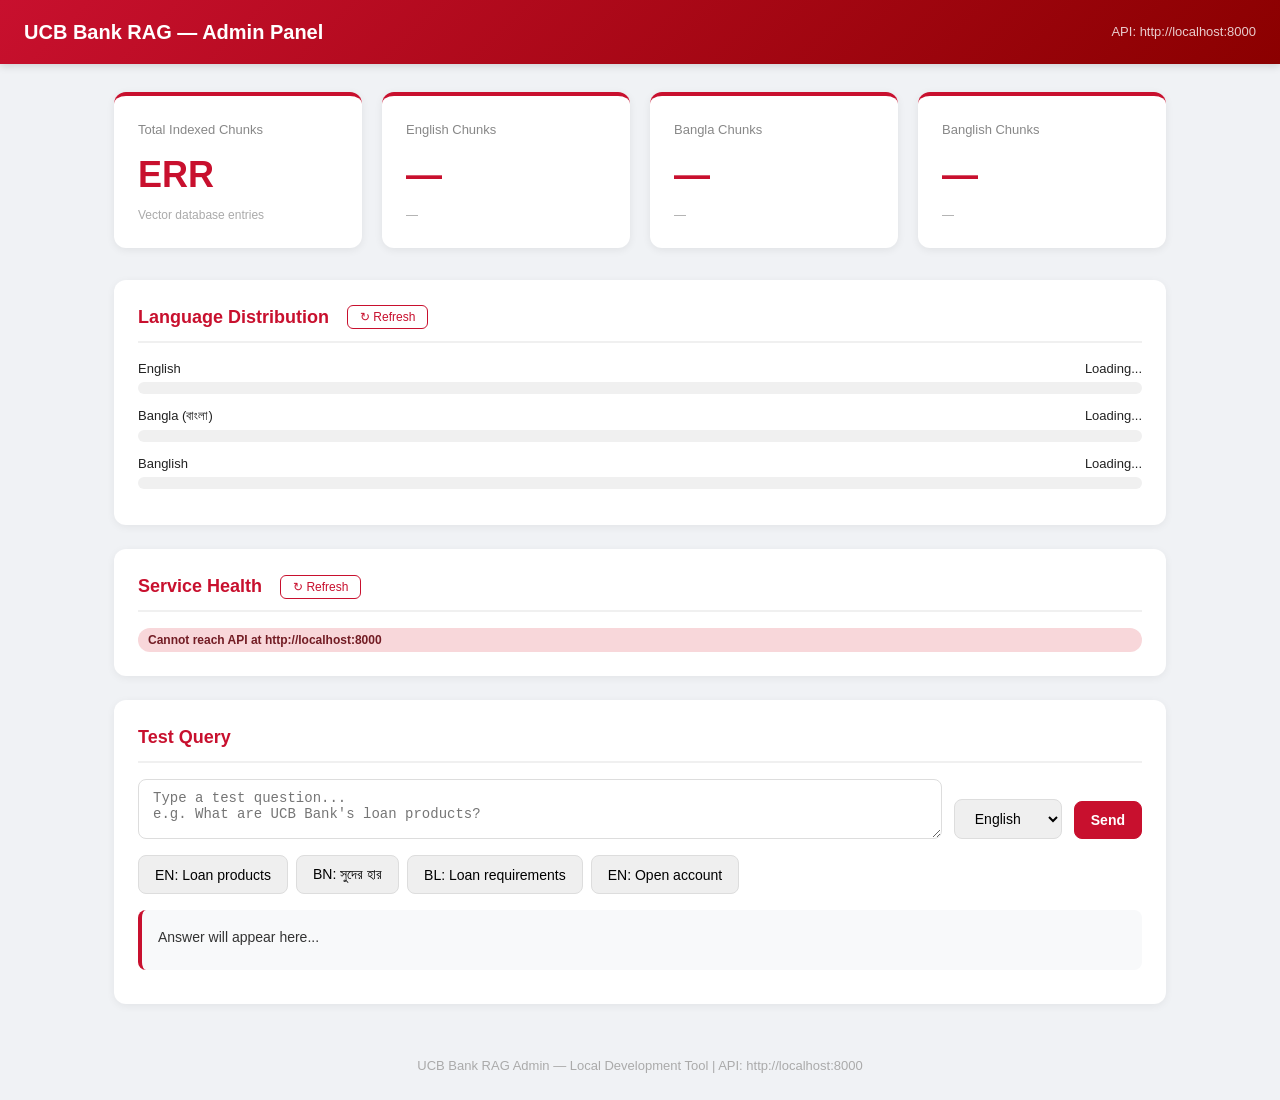
<file: ui/admin.html>
<!DOCTYPE html>
<html lang="en">
<head>
  <meta charset="UTF-8" />
  <meta name="viewport" content="width=device-width, initial-scale=1.0" />
  <title>UCB Bank RAG — Admin Panel</title>
  <meta name="theme-color" content="#C8102E" />
  <link rel="icon" href="/favicon.svg" type="image/svg+xml" />
  <link rel="alternate icon" href="/favicon.svg" type="image/svg+xml" />
  <link rel="apple-touch-icon" href="/favicon.svg" />
  <style>
    /* Admin dashboard styles — UCB red & white theme */
    * { box-sizing: border-box; margin: 0; padding: 0; }
    html { background: #f0f2f5; }
    body { min-height: 100dvh; font-family: -apple-system, BlinkMacSystemFont, "Segoe UI", Arial, sans-serif; background: #f0f2f5; color: #222; line-height: 1.5; }

    header {
      background: linear-gradient(135deg, #C8102E 0%, #8b0000 100%);
      color: #fff; padding: 12px 24px; min-height: 64px; height: auto;
      display: flex; align-items: center; justify-content: space-between; gap: 10px 16px; flex-wrap: wrap;
      box-shadow: 0 2px 8px rgba(0,0,0,0.15);
    }
    header h1 { font-size: 20px; font-weight: 700; }
    header span { font-size: 13px; opacity: 0.8; }

    .container { max-width: 1100px; margin: 28px auto; padding: 0 24px; }

    /* Status badge */
    .badge { display: inline-block; padding: 3px 10px; border-radius: 12px; font-size: 12px; font-weight: 600; }
    .badge-ok      { background: #d4edda; color: #155724; }
    .badge-error   { background: #f8d7da; color: #721c24; }
    .badge-warning { background: #fff3cd; color: #856404; }

    /* Cards grid */
    .stats-grid { display: grid; grid-template-columns: repeat(auto-fit, minmax(220px, 1fr)); gap: 20px; margin-bottom: 32px; }
    .stat-card {
      background: #fff; border-radius: 12px; padding: 24px;
      box-shadow: 0 2px 8px rgba(0,0,0,0.07);
      border-top: 4px solid #C8102E;
    }
    .stat-card .label { font-size: 13px; color: #888; margin-bottom: 8px; }
    .stat-card .value { font-size: 36px; font-weight: 800; color: #C8102E; }
    .stat-card .sublabel { font-size: 12px; color: #aaa; margin-top: 4px; }

    /* Section headings */
    .section { background: #fff; border-radius: 12px; padding: 24px; margin-bottom: 24px; box-shadow: 0 2px 8px rgba(0,0,0,0.06); }
    .section h2 { font-size: 18px; color: #C8102E; margin-bottom: 16px; padding-bottom: 10px; border-bottom: 2px solid #f0f0f0; display: flex; flex-wrap: wrap; gap: 8px; align-items: center; }

    /* Language bar chart */
    .lang-bar { margin-bottom: 12px; }
    .lang-bar .lang-label { display: flex; justify-content: space-between; font-size: 13px; margin-bottom: 4px; }
    .lang-bar .bar-track { height: 12px; background: #f0f0f0; border-radius: 6px; overflow: hidden; }
    .lang-bar .bar-fill  { height: 100%; background: #C8102E; border-radius: 6px; transition: width 0.6s ease; }

    /* Health grid */
    .health-grid { display: grid; grid-template-columns: repeat(auto-fit, minmax(200px, 1fr)); gap: 16px; }
    .health-item { background: #f8f9fa; border-radius: 8px; padding: 16px; }
    .health-item .name { font-weight: 600; font-size: 14px; margin-bottom: 6px; }
    .health-item .detail { font-size: 12px; color: #666; }

    /* Test query box */
    .query-area { display: flex; flex-direction: column; gap: 16px; }
    .query-controls { display: flex; gap: 12px; align-items: flex-end; }
    .query-controls textarea {
      flex: 1; border: 1px solid #ddd; border-radius: 8px;
      padding: 10px 14px; font-size: 14px; resize: vertical; min-height: 60px; outline: none;
    }
    .query-controls textarea:focus { border-color: #C8102E; }
    select, button {
      border: 1px solid #ddd; border-radius: 8px; padding: 10px 16px;
      font-size: 14px; cursor: pointer; outline: none;
    }
    button.primary { background: #C8102E; color: #fff; border-color: #C8102E; font-weight: 600; }
    button.primary:hover { background: #a00c24; }
    button:disabled { opacity: 0.5; cursor: not-allowed; }

    .answer-box {
      background: #f8f9fa; border-radius: 8px; padding: 16px;
      font-size: 14px; line-height: 1.6; white-space: pre-wrap;
      border-left: 4px solid #C8102E; min-height: 60px;
      color: #333;
    }
    .answer-meta { font-size: 12px; color: #888; margin-top: 8px; }

    /* Source links */
    .source-links { margin-top: 10px; }
    .source-links a { font-size: 12px; color: #C8102E; margin-right: 12px; text-decoration: none; }
    .source-links a:hover { text-decoration: underline; }

    /* Loading spinner */
    .spinner {
      display: inline-block; width: 16px; height: 16px;
      border: 2px solid #fff; border-top-color: transparent;
      border-radius: 50%; animation: spin 0.7s linear infinite; vertical-align: middle;
    }
    @keyframes spin { to { transform: rotate(360deg); } }

    .refresh-btn { font-size: 12px; background: none; color: #C8102E; border: 1px solid #C8102E; padding: 4px 12px; border-radius: 6px; margin-left: 10px; }
    .refresh-btn:hover { background: #C8102E; color: #fff; }

    footer { text-align: center; padding: 24px; color: #aaa; font-size: 13px; }

    @media (max-width: 700px) {
      header {
        padding: 12px 16px;
      }

      header h1 {
        font-size: 18px;
      }

      .container {
        margin: 20px auto;
        padding: 0 16px;
      }

      .stat-card .value {
        font-size: 30px;
      }

      .section {
        padding: 18px;
      }

      .query-controls {
        flex-direction: column;
        align-items: stretch;
      }

      .query-controls textarea,
      .query-controls select,
      .query-controls button {
        width: 100%;
      }

      .refresh-btn {
        margin-left: 0;
      }
    }
  </style>
</head>
<body>

<header>
  <h1>UCB Bank RAG — Admin Panel</h1>
  <span id="api-url">API: http://localhost:8000</span>
</header>

<div class="container">

  <!-- Stats Cards -->
  <div class="stats-grid">
    <div class="stat-card">
      <div class="label">Total Indexed Chunks</div>
      <div class="value" id="stat-total">—</div>
      <div class="sublabel">Vector database entries</div>
    </div>
    <div class="stat-card">
      <div class="label">English Chunks</div>
      <div class="value" id="stat-en">—</div>
      <div class="sublabel" id="stat-en-pct">—</div>
    </div>
    <div class="stat-card">
      <div class="label">Bangla Chunks</div>
      <div class="value" id="stat-bn">—</div>
      <div class="sublabel" id="stat-bn-pct">—</div>
    </div>
    <div class="stat-card">
      <div class="label">Banglish Chunks</div>
      <div class="value" id="stat-bl">—</div>
      <div class="sublabel" id="stat-bl-pct">—</div>
    </div>
  </div>

  <!-- Language Distribution -->
  <div class="section">
    <h2>Language Distribution
      <button class="refresh-btn" onclick="loadStats()">↻ Refresh</button>
    </h2>
    <div id="lang-bars">
      <div class="lang-bar">
        <div class="lang-label"><span>English</span><span id="bar-en-pct">Loading...</span></div>
        <div class="bar-track"><div class="bar-fill" id="bar-en" style="width:0%"></div></div>
      </div>
      <div class="lang-bar">
        <div class="lang-label"><span>Bangla (বাংলা)</span><span id="bar-bn-pct">Loading...</span></div>
        <div class="bar-track"><div class="bar-fill" id="bar-bn" style="width:0%"></div></div>
      </div>
      <div class="lang-bar">
        <div class="lang-label"><span>Banglish</span><span id="bar-bl-pct">Loading...</span></div>
        <div class="bar-track"><div class="bar-fill" id="bar-bl" style="width:0%"></div></div>
      </div>
    </div>
  </div>

  <!-- Service Health -->
  <div class="section">
    <h2>Service Health
      <button class="refresh-btn" onclick="loadHealth()">↻ Refresh</button>
    </h2>
    <div class="health-grid" id="health-grid">
      <div style="color:#aaa;font-size:13px;">Loading health status...</div>
    </div>
  </div>

  <!-- Test Query -->
  <div class="section">
    <h2>Test Query</h2>
    <div class="query-area">
      <div class="query-controls">
        <textarea id="test-query" placeholder="Type a test question...&#10;e.g. What are UCB Bank's loan products?"></textarea>
        <select id="test-lang">
          <option value="english">English</option>
          <option value="bangla">বাংলা</option>
          <option value="banglish">Banglish</option>
        </select>
        <button class="primary" id="send-btn" onclick="sendTestQuery()">Send</button>
      </div>
      <!-- Quick test buttons -->
      <div style="display:flex;gap:8px;flex-wrap:wrap;">
        <button onclick="fillQuery('What are UCB Bank\\'s loan products?','english')">EN: Loan products</button>
        <button onclick="fillQuery('UCB ব্যাংকের সুদের হার কত?','bangla')">BN: সুদের হার</button>
        <button onclick="fillQuery('UCB er loan nite ki ki lagbe?','banglish')">BL: Loan requirements</button>
        <button onclick="fillQuery('How do I open a savings account?','english')">EN: Open account</button>
      </div>
      <!-- Answer display -->
      <div>
        <div class="answer-box" id="answer-box">Answer will appear here...</div>
        <div class="answer-meta" id="answer-meta"></div>
        <div class="source-links" id="source-links"></div>
      </div>
    </div>
  </div>

</div>

<footer>UCB Bank RAG Admin — Local Development Tool | API: <span id="footer-api">http://localhost:8000</span></footer>

<script>
  /** Base URL for the FastAPI backend */
  var API_URL = 'http://localhost:8000';
  document.getElementById('api-url').textContent = 'API: ' + API_URL;
  document.getElementById('footer-api').textContent = API_URL;

  /**
   * Load collection statistics from /stats endpoint and update the UI.
   */
  function loadStats() {
    fetch(API_URL + '/stats')
      .then(function(r){ return r.json(); })
      .then(function(data) {
        document.getElementById('stat-total').textContent = data.total_chunks || 0;

        var lb = data.language_breakdown || {};

        function updateLang(key, statId, pctId, barId, barPctId) {
          var info = lb[key] || { count: 0, percentage: 0 };
          document.getElementById(statId).textContent = info.count || 0;
          document.getElementById(pctId).textContent = (info.percentage || 0) + '% of total';
          document.getElementById(barId).style.width = (info.percentage || 0) + '%';
          document.getElementById(barPctId).textContent = (info.percentage || 0) + '%';
        }

        updateLang('english',  'stat-en', 'stat-en-pct', 'bar-en', 'bar-en-pct');
        updateLang('bangla',   'stat-bn', 'stat-bn-pct', 'bar-bn', 'bar-bn-pct');
        updateLang('banglish', 'stat-bl', 'stat-bl-pct', 'bar-bl', 'bar-bl-pct');
      })
      .catch(function(err){
        document.getElementById('stat-total').textContent = 'ERR';
        console.error('Stats error:', err);
      });
  }

  /**
   * Load health status from /health endpoint and update the grid.
   */
  function loadHealth() {
    fetch(API_URL + '/health')
      .then(function(r){ return r.json(); })
      .then(function(data) {
        var grid = document.getElementById('health-grid');
        var html = '';

        // Overall status
        var overallBadge = data.status === 'ok'
          ? '<span class="badge badge-ok">OK</span>'
          : '<span class="badge badge-warning">Degraded</span>';
        html += '<div class="health-item"><div class="name">Overall ' + overallBadge + '</div><div class="detail">v' + (data.version || '1.0.0') + '</div></div>';

        // Per-component
        var comps = data.components || {};
        for (var name in comps) {
          var comp = comps[name];
          var badge = comp.status === 'ok'
            ? '<span class="badge badge-ok">OK</span>'
            : comp.status === 'error'
              ? '<span class="badge badge-error">Error</span>'
              : '<span class="badge badge-warning">' + comp.status + '</span>';

          var detail = '';
          if (comp.points !== undefined) detail = comp.points + ' vectors indexed';
          else if (comp.model) detail = 'Model: ' + comp.model;
          else if (comp.exists === false) detail = 'File missing — run pipeline';
          else if (comp.detail) detail = comp.detail.substring(0, 80);

          html += '<div class="health-item"><div class="name">' + name.charAt(0).toUpperCase() + name.slice(1) + ' ' + badge + '</div><div class="detail">' + detail + '</div></div>';
        }

        grid.innerHTML = html;
      })
      .catch(function(err){
        document.getElementById('health-grid').innerHTML =
          '<div class="badge badge-error">Cannot reach API at ' + API_URL + '</div>';
        console.error('Health error:', err);
      });
  }

  /**
   * Fill the test query textarea with a preset question and language.
   * @param {string} q - Question text
   * @param {string} lang - Language value
   */
  function fillQuery(q, lang) {
    document.getElementById('test-query').value = q;
    document.getElementById('test-lang').value = lang;
  }

  /**
   * Send the test query to /chat and display the result.
   */
  function sendTestQuery() {
    var query = document.getElementById('test-query').value.trim();
    var lang  = document.getElementById('test-lang').value;
    if (!query) return;

    var btn = document.getElementById('send-btn');
    btn.disabled = true;
    btn.innerHTML = '<span class="spinner"></span> Sending...';

    var box = document.getElementById('answer-box');
    var meta = document.getElementById('answer-meta');
    var sources = document.getElementById('source-links');
    box.textContent = 'Waiting for response...';
    meta.textContent = '';
    sources.innerHTML = '';

    var t0 = Date.now();
    fetch(API_URL + '/chat', {
      method: 'POST',
      headers: { 'Content-Type': 'application/json' },
      body: JSON.stringify({ query: query, language: lang, session_id: 'admin_test' })
    })
    .then(function(r){ return r.json(); })
    .then(function(data) {
      var elapsed = ((Date.now() - t0) / 1000).toFixed(1);
      box.textContent = data.answer;
      meta.textContent =
        'Language: ' + data.language +
        ' | Retrieved: ' + data.retrieved_count + ' chunks' +
        ' | Fallback: ' + data.fallback +
        ' | Time: ' + elapsed + 's';

      if (data.sources && data.sources.length > 0) {
        var html = '<strong style="font-size:12px;color:#888;">Sources: </strong>';
        data.sources.forEach(function(url){
          html += '<a href="' + url + '" target="_blank">' + url + '</a> ';
        });
        sources.innerHTML = html;
      }
    })
    .catch(function(err){
      box.textContent = 'Error: ' + err.message + '\n\nMake sure the FastAPI server is running:\nuvicorn api.main:app --reload --port 8000';
      console.error(err);
    })
    .finally(function(){
      btn.disabled = false;
      btn.textContent = 'Send';
    });
  }

  // Enter key to send (Ctrl+Enter for newline)
  document.addEventListener('DOMContentLoaded', function(){
    document.getElementById('test-query').addEventListener('keydown', function(e){
      if (e.key === 'Enter' && !e.shiftKey) {
        e.preventDefault();
        sendTestQuery();
      }
    });
    // Load data on page open
    loadStats();
    loadHealth();
    // Auto-refresh every 30 seconds
    setInterval(loadStats, 30000);
    setInterval(loadHealth, 30000);
  });
</script>

</body>
</html>
</file>
